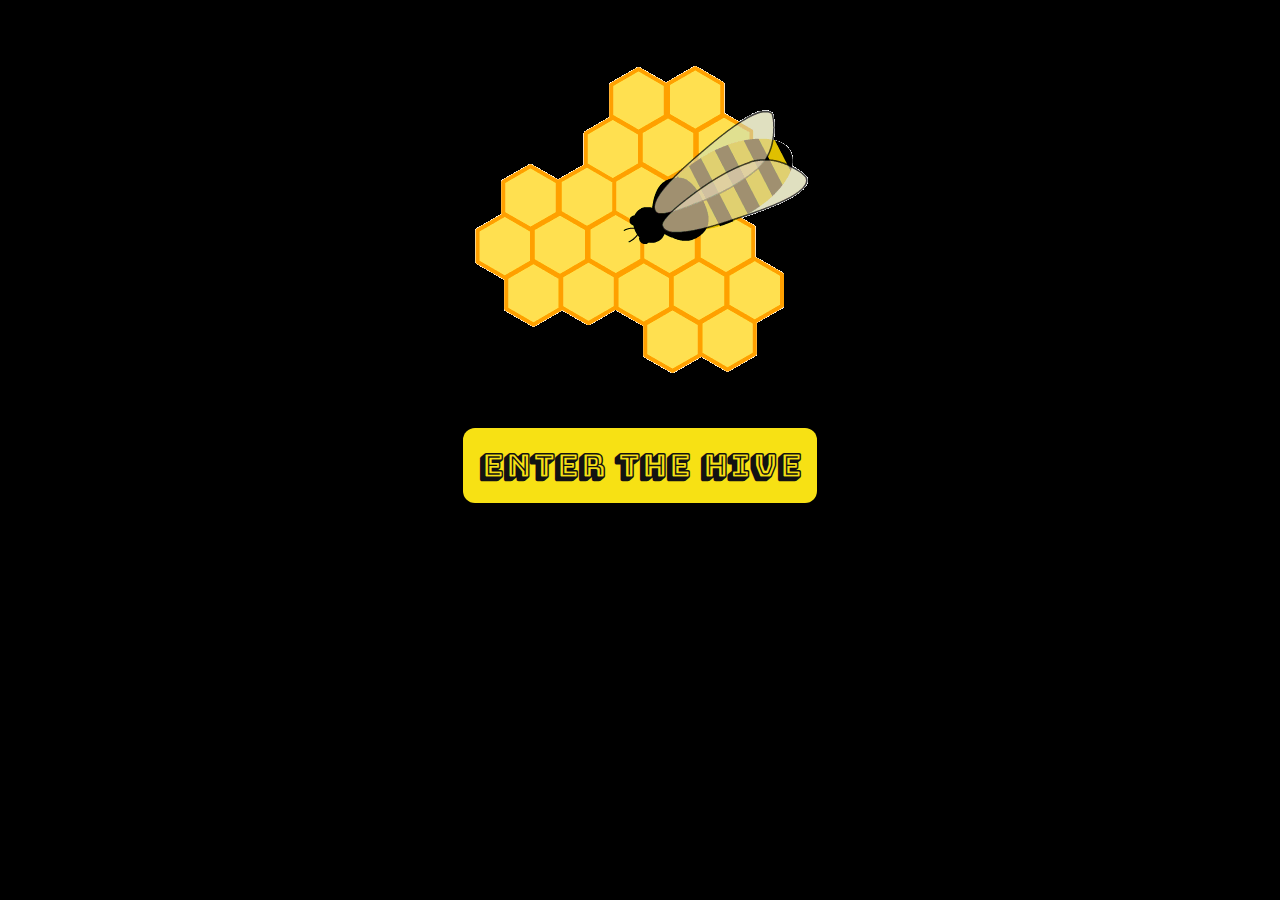
<file: index.html>
<!DOCTYPE html>
<html>
<head>
  <meta charset="utf-8">
  <meta name="viewport" content="width=device-width, initial-scale=1.0" meta http-equiv="X-UA-Compatible">
  <link rel="stylesheet" href="css/mcrbuzz.css">
  <script src="https://code.jquery.com/jquery-3.4.1.min.js"></script>
  <link href="https://fonts.googleapis.com/css?family=Bungee+Shade&display=swap"
    rel="stylesheet">
  <title>Enter the Hive</title>
</head>
<body>
  <header class="v-header container">
    <div class="fullscreen-video-wrap">
      <img src="images/BeeVideo.gif" alt="Bee"></img>
    </div>
    <div class="header-overlay"></div>
    <div class="header-content">
      <a href="main.html" class="btn">ENTER THE HIVE</a>
    </div>
  </header>
</body>
</html>
</file>
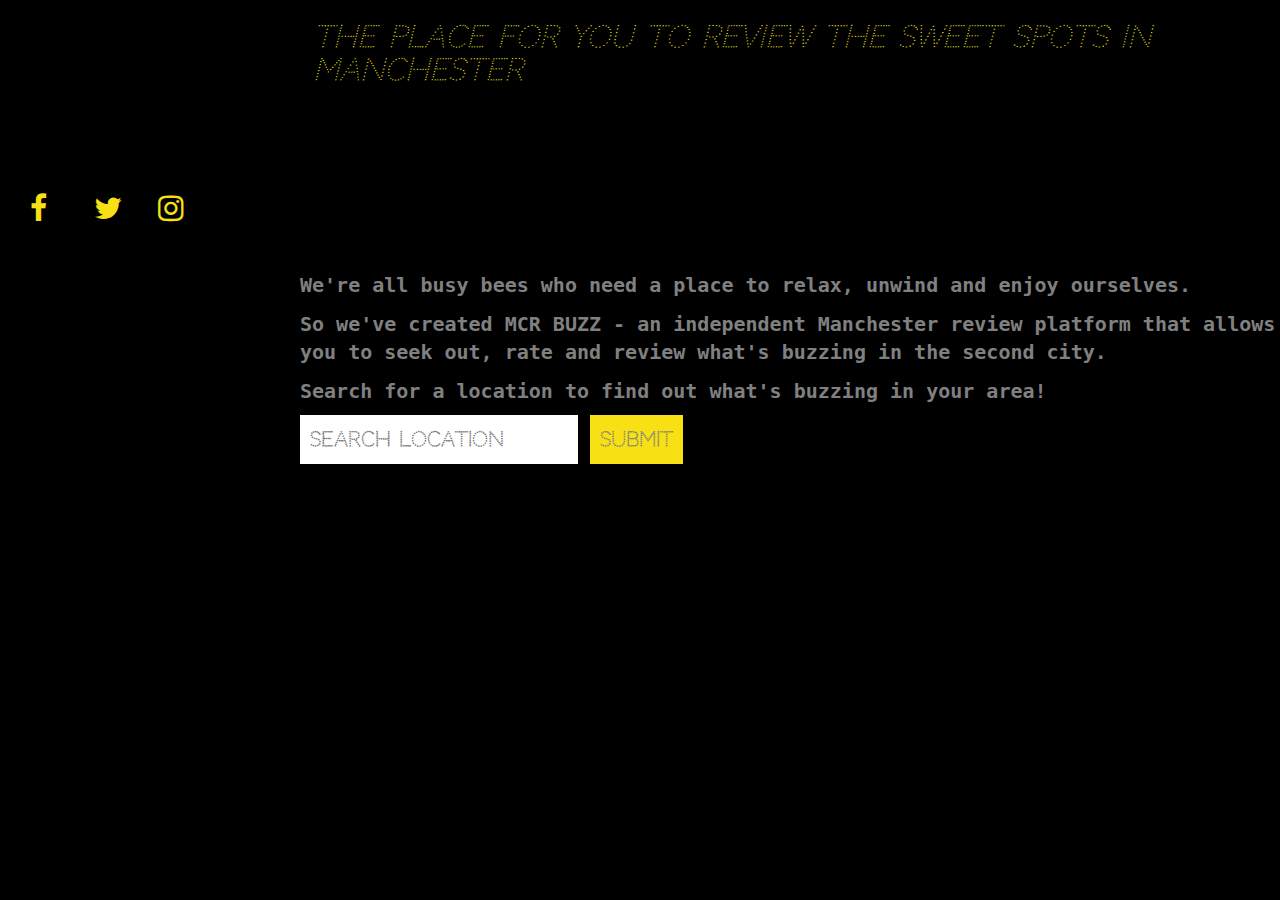
<file: about.html>
<!DOCTYPE html>
<html>
<head>
  <title>MCR Buzz</title>
  <link href="https://fonts.googleapis.com/css?family=Bungee+Shade&display=swap"
  rel="stylesheet">
  <link href="https://fonts.googleapis.com/css?family=Codystar&display=swap"
  rel="stylesheet">
  <link rel="stylesheet" href="https://cdnjs.cloudflare.com/ajax/libs/font-awesome/4.7.0/css/font-awesome.min.css">
  <link rel="stylesheet" href="css/bootstrap.css">
  <link rel="stylesheet" type="text/css" href="css/mcrbuzz.css">
</head>
<body>
  <div class="about-container">
    <div class="header">
      <div class="col-md-2">
        <a href="main.html">
        <h1>MCR</h1>
        <h1>BUZZ</h1></a>
      </div>
      <div class="tag-line">
      <h2><i>The place for you to review the sweet spots in Manchester</i></h2>
      </div>
    </div>
    <div class="socialmedia">
      <p><a href="#" class="fa fa-facebook"></a>
      <a href="#" class="fa fa-twitter"></a>
      <a href="#" class="fa fa-instagram"></a></p>
    </div>
    <div class="about-text">
    <p>We're all busy bees who need a place to relax, unwind and enjoy ourselves.</p>
    <p>So we've created MCR BUZZ - an independent Manchester review platform that allows you to
  seek out, rate and review what's buzzing in the second city.</p>
    <p>Search for a location to find out what's buzzing in your area!</p>
    <p><input type="search" placeholder="Search location">
    <input type="submit"></p>
    </div>
  </div>
</body>
</file>
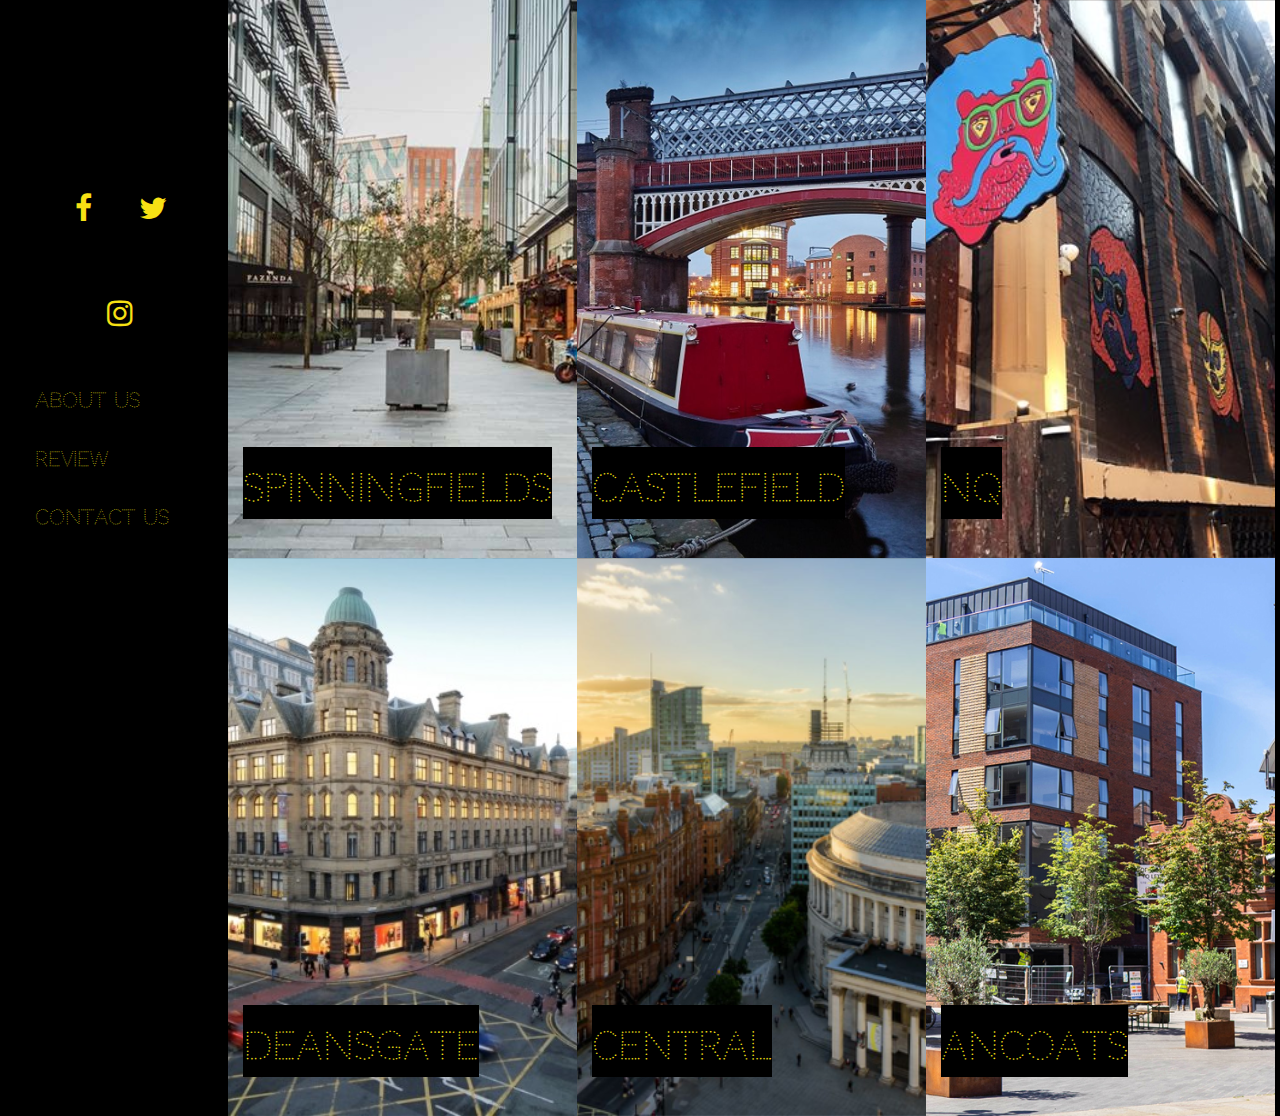
<file: main.html>
<!DOCTYPE html>
<html>
<head>
  <link href="https://fonts.googleapis.com/css?family=Bungee+Shade&display=swap"
  rel="stylesheet">
  <link href="https://fonts.googleapis.com/css?family=Codystar&display=swap"
  rel="stylesheet">
  <link rel="stylesheet" href="https://cdnjs.cloudflare.com/ajax/libs/font-awesome/4.7.0/css/font-awesome.min.css">
  <title>MCR Buzz</title>
  <link rel="stylesheet" href="css/bootstrap.css">
  <link rel="stylesheet" type="text/css" href="css/mcrbuzz.css">
</head>
<body>
  <div class="container-fluid">
    <div class="row">
      <div class="col-md-2">
        <a href="main.html">
        <h1>MCR</h1>
        <h1>BUZZ</h1>

        <div class="socialmedia">
          <a href="#" class="fa fa-facebook"></a>
          <a href="#" class="fa fa-twitter"></a>
          <a href="#" class="fa fa-instagram"></a>
        </div>

        <div class="topnav">
          <a href="about.html">About Us</a>
          <a href="#Review">Review</a>
          <a href="#Contact">Contact Us</a>
        </div>
      </div>

      <div class="col-md-10">
        <div class="container fullpage">
          <div class="row halfheight">
            <div class="col-md-4 col-sm-12 mobileheight img1">
              <div class="authorheader">
                <h3>Spinningfields</h3>
              </div>
            </div>
            <div class="col-md-4 col-sm-12 mobileheight img2">
              <div class="authorheader">
                <h3>Castlefield</h3>
              </div>
            </div>
            <div class="col-md-4 col-sm-12 mobileheight img3">
              <div class="authorheader">
                <h3>NQ</h3>
              </div>
          </div>
        </div>
          <div class="row halfheight">
            <div class="col-md-4 col-sm-12 mobileheight img4">
              <div class="authorheader">
                <h3>Deansgate</h3>
              </div>
            </div>
            <div class="col-md-4 col-sm-12 mobileheight img5">
              <div class="authorheader">
                <h3>Central</h3>
              </div>
            </div>
            <div class="col-md-4 col-sm-12 mobileheight img6">
              <div class="authorheader">
                <h3>Ancoats</h3>
              </div>
            </div>
          </div>
        </div>
      </div>
    </div>
  </div>
</body>
</file>
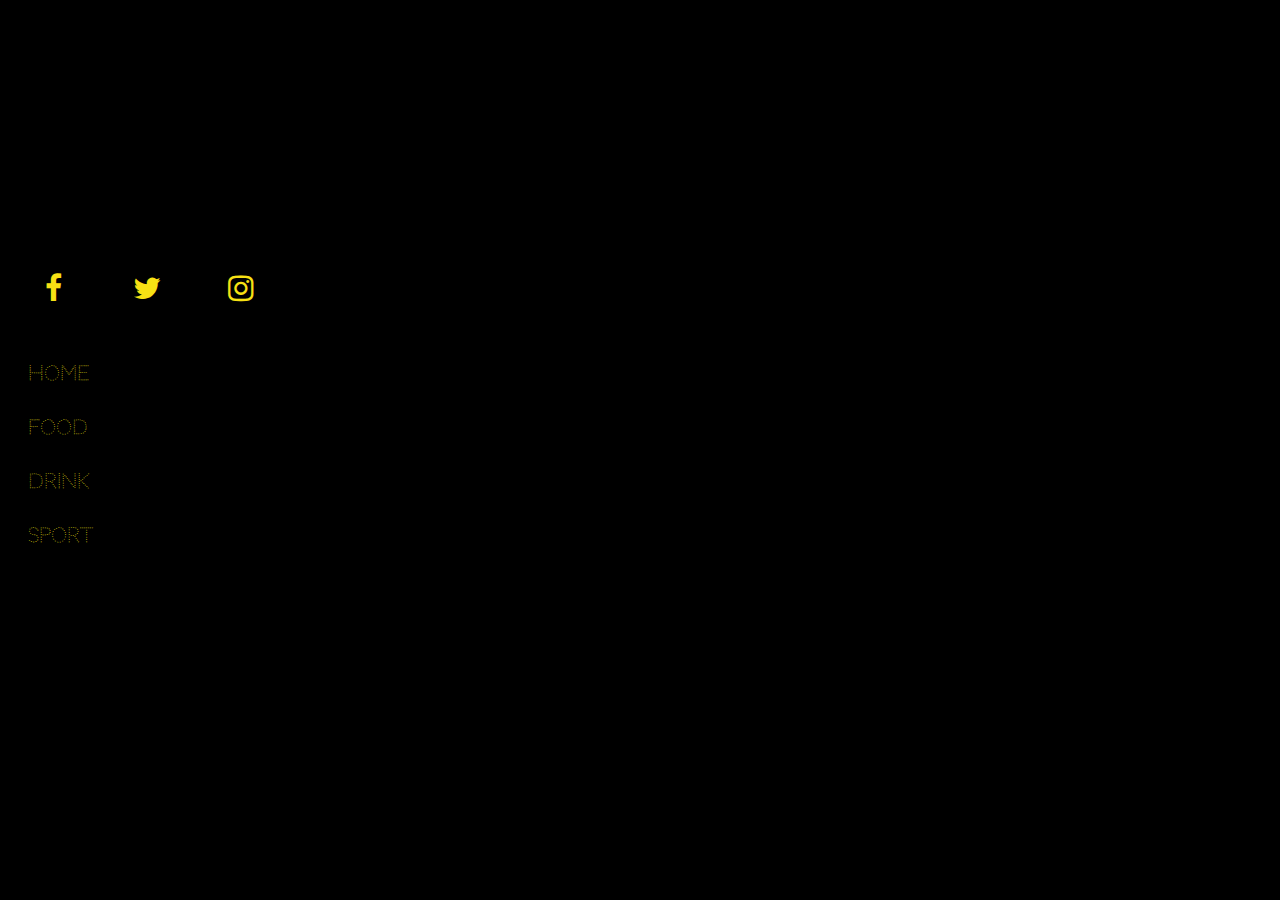
<file: html/mcrbuzz.html>
<!DOCTYPE html>
<html>
<head>
<link href="https://fonts.googleapis.com/css?family=Bungee+Shade&display=swap"
  rel="stylesheet">
<link href="https://fonts.googleapis.com/css?family=Codystar&display=swap"
  rel="stylesheet">
<link rel="stylesheet" href="https://cdnjs.cloudflare.com/ajax/libs/font-awesome/4.7.0/css/font-awesome.min.css">
  <title>MCR Buzz</title>
        <link rel="stylesheet" type="text/css" href="../css/mcrbuzz.css"
</head>
<body>
<div>
  <h1>MCR</h1>
  <h1>BUZZ</h1>
</div>

<div class="socialmedia">
  <a href="#" class="fa fa-facebook"></a>
  <a href="#" class="fa fa-twitter"></a>
  <a href="#" class="fa fa-instagram"></a>
</div>

<div class="topnav">
  <a class="active" href="#home">home</a>
  <a href="#Food">food</a>
  <a href="#Drink">Drink</a>
  <a href="#Sport">Sport</a>
</div>

</body>
</file>
<file: css/mcrbuzz.css>
body {background-color: #000000}
h1 {
  font-size: 60px;
  font-family: 'Bungee Shade', cursive;
  color: #000000;
  justify-content: flex-start;
  text-align: left;
  line-height: 0.3em;
  margin: 0 auto;
  padding: 3rem;
  -webkit-animation: glow 1s ease-in-out infinite alternate;
  -moz-animation: glow 1s ease-in-out infinite alternate;
  animation: glow 1s ease-in-out infinte alternate;
}

@-webkit-keyframes glow {
  from {
    text-shadow: 0 0 3px #000000, 0 0 5px #000000, 0 0 7px #f7e114, 0 0 9px
    #f7e114, 0 0 11px #f7e114, 0 0 13px #f7e114;
  }
  to {
    text-shadow: 0 0 4px #000000, 0 0 8px #f7e114, 0 0 12px #f7e114, 0 0 16px
    #f7e114, 0 0 20px #f7e114, 0 0 24px #f7e114, 0 0 28px #f7e114;
  }
}
div.topnav {
  font-family: 'Codystar', cursive;
}
.topnav {
  background-color: #000000;
  margin: 0 auto;
  padding: 5px;
  position: absolute;
}
.topnav a {
  color: #f7e114;
  text-align: left;
  padding: 15px 15px;
  text-decoration: none;
  font-size: 20px;
  background-color: #000000;
  display: flex;
  justify-content: flex-start;
}
.topnav a:hover {
  font-size: 30px;
  transition: 0.3s ease;
}
.col-md-2 a {
  text-decoration: none;
}

.fa {
  padding: 30px;
  font-size: 30px;
  width: 30px;
  text-align: center;
  text-decoration: none;
  color: #f7e114;
  line-height: 1.5em;
}
.fa:hover {
  text-decoration: none;
  color: #bfae0d;
}
h3 {
  font-family: 'Codystar', cursive;
  font-size: 3vw;
  color: #f7e114;
}

.header-content {
  text-align: center;
  padding-top: 2rem;
}

.fullscreen-video-wrap {
  text-align: center;
}

.btn {
  background-color: #f7e114;
  color: #131212;
  font-size: 2rem;
  font-weight: bolder;
  font-family: 'Bungee Shade', cursive;
  padding: 1rem 1rem;
  text-decoration: none;
  border-radius:12px;
}

.fullpage {
  background-color: yellow;
  height: 305%;
  width: 101%;
}

.row {
  display: flex;
  flex-wrap: wrap;
  position: relative;
  text-align: center;
}

.halfheight {
  height: 50%;
}

.mobileheight {
  position: relative;
}

.authorheader {
  background-color: #000000;
  position: absolute;
  text-align: center;
  top: 80%;
  left: 10%
  z-index: 9999;
}

.img1 {
  background-image: url(../images/spinningfields.jpg);
  background-size: cover;
  background-position: center;
}

.img1:hover {
  opacity: 0.6;
}

.img2 {
  background-image: url(../images/castlefield.jpg);
  background-size: cover;
  background-position: center;
}

.img2:hover {
  opacity: 0.6;
}

.img3 {
  background-image: url(../images/northernquarter.jpg);
  background-size: cover;
  background-position: center;
}

.img3:hover {
  opacity: 0.6;
}

.img4 {
  background-image: url(../images/deansgatenew.jpg);
  background-size: cover;
  background-position: center;
}

.img4:hover {
  opacity: 0.6;
}

.img5 {
  background-image: url(../images/centre.png);
  background-size: cover;
  background-position: center;
}

.img5:hover {
  opacity: 0.6;
}

.img6 {
  background-image: url(../images/ancoats.jpg);
  background-size: cover;
  background-position: center;
}

.img6:hover {
  opacity: 0.6;
}

.about-container {
  display: flex;
  align-items: flex-start;
  flex-wrap: wrap;
  align-content: space-around;
}
.header {
  display: flex;
  justify-content: flex-start;
}
.tag-line {
  font-family: 'Codystar';
  color: #f7e114;
  padding-left: 100px
}
.about-text {
  font-family: monospace;
  font-weight: bold;
  font-size: 20px;
  color: grey;
  padding-left: 300px;
  padding-bottom: 300px;
}
input {
  border: 0;
  padding: 10px;
  font-family: 'Codystar'
}
input[type="Submit"] {
  background-color: #f7e114;
}
</file>
